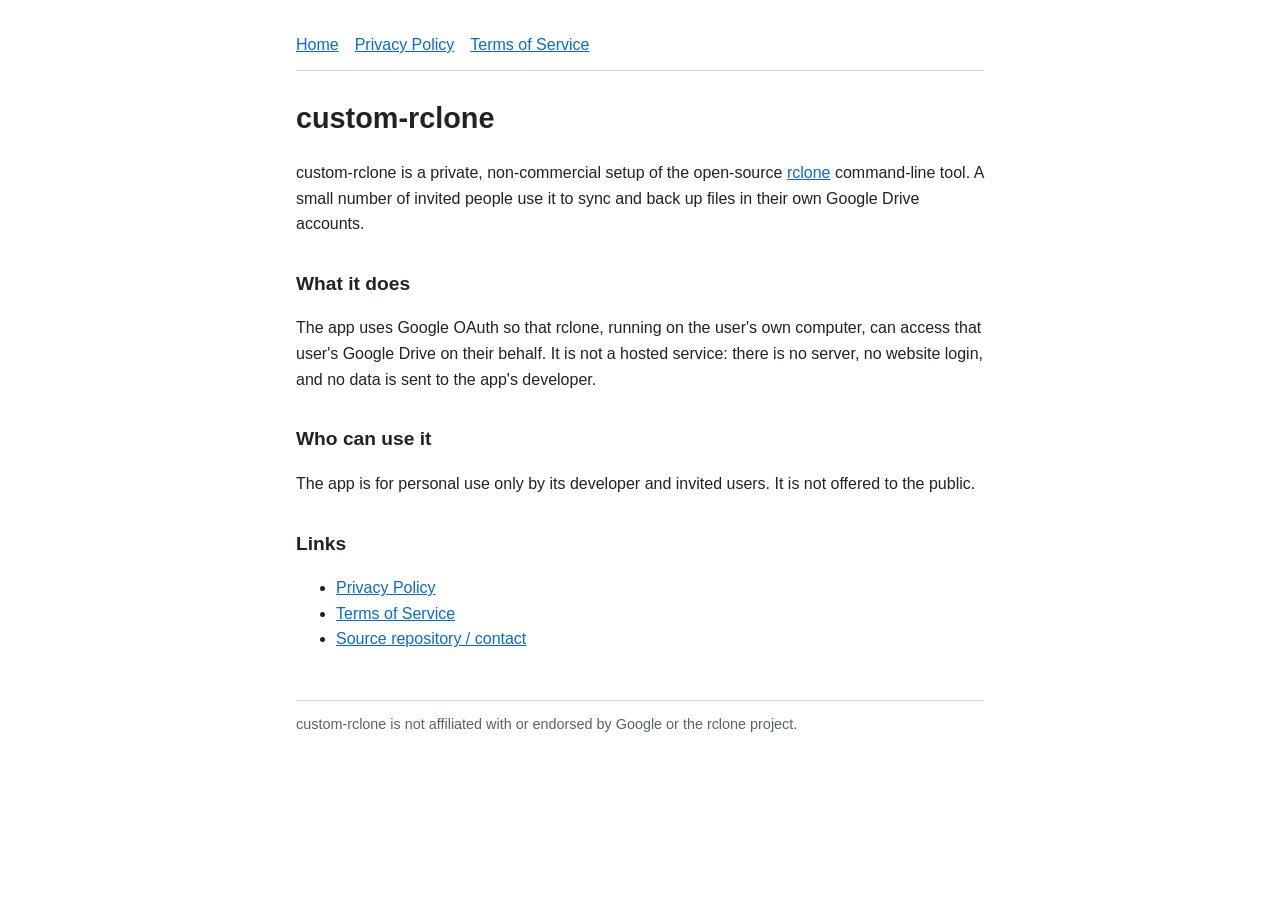
<file: docs/index.html>
<!doctype html>
<html lang="en">
<head>
<meta charset="utf-8">
<meta name="viewport" content="width=device-width, initial-scale=1">
<title>custom-rclone</title>
<link rel="stylesheet" href="style.css">
</head>
<body>
<main>
<nav><a href="./">Home</a><a href="privacy.html">Privacy Policy</a><a href="terms.html">Terms of Service</a></nav>
<h1>custom-rclone</h1>
<p>custom-rclone is a private, non-commercial setup of the open-source
<a href="https://rclone.org/">rclone</a> command-line tool. A small number of invited people
use it to sync and back up files in their own Google Drive accounts.</p>

<h2>What it does</h2>
<p>The app uses Google OAuth so that rclone, running on the user's own computer, can access
that user's Google Drive on their behalf. It is not a hosted service: there is no server,
no website login, and no data is sent to the app's developer.</p>

<h2>Who can use it</h2>
<p>The app is for personal use only by its developer and invited users. It is not offered
to the public.</p>

<h2>Links</h2>
<ul>
  <li><a href="privacy.html">Privacy Policy</a></li>
  <li><a href="terms.html">Terms of Service</a></li>
  <li><a href="https://github.com/TheSwarley/custom-rclone">Source repository / contact</a></li>
</ul>
<footer class="muted">custom-rclone is not affiliated with or endorsed by Google or the rclone project.</footer>
</main>
</body>
</html>
</file>
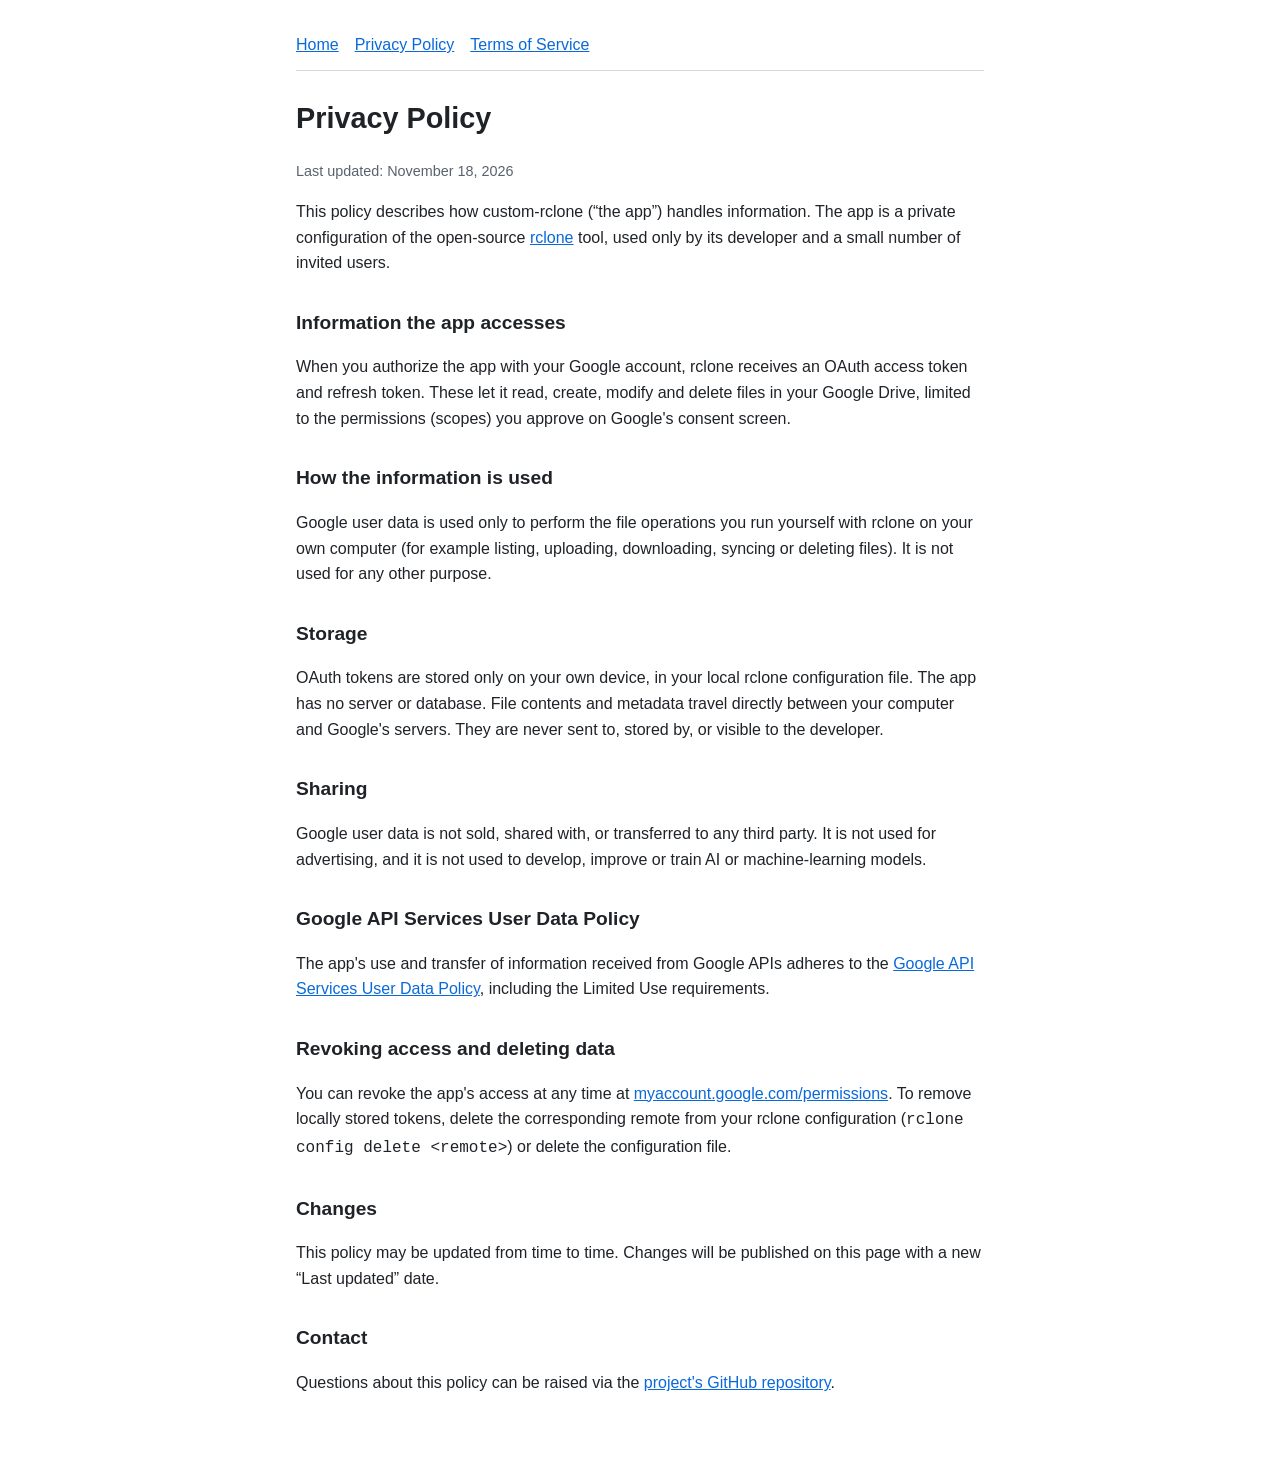
<file: docs/privacy.html>
<!doctype html>
<html lang="en">
<head>
<meta charset="utf-8">
<meta name="viewport" content="width=device-width, initial-scale=1">
<title>Privacy Policy – custom-rclone</title>
<link rel="stylesheet" href="style.css">
</head>
<body>
<main>
<nav><a href="./">Home</a><a href="privacy.html">Privacy Policy</a><a href="terms.html">Terms of Service</a></nav>
<h1>Privacy Policy</h1>
<p class="muted">Last updated: November 18, 2026</p>

<p>This policy describes how custom-rclone (“the app”) handles information. The app is a
private configuration of the open-source <a href="https://rclone.org/">rclone</a> tool,
used only by its developer and a small number of invited users.</p>

<h2>Information the app accesses</h2>
<p>When you authorize the app with your Google account, rclone receives an OAuth access token
and refresh token. These let it read, create, modify and delete files in your Google Drive,
limited to the permissions (scopes) you approve on Google's consent screen.</p>

<h2>How the information is used</h2>
<p>Google user data is used only to perform the file operations you run yourself with rclone
on your own computer (for example listing, uploading, downloading, syncing or deleting files).
It is not used for any other purpose.</p>

<h2>Storage</h2>
<p>OAuth tokens are stored only on your own device, in your local rclone configuration file.
The app has no server or database. File contents and metadata travel directly between your
computer and Google's servers. They are never sent to, stored by, or visible to the developer.</p>

<h2>Sharing</h2>
<p>Google user data is not sold, shared with, or transferred to any third party. It is not used
for advertising, and it is not used to develop, improve or train AI or machine-learning models.</p>

<h2>Google API Services User Data Policy</h2>
<p>The app's use and transfer of information received from Google APIs adheres to the
<a href="https://developers.google.com/terms/api-services-user-data-policy">Google API Services
User Data Policy</a>, including the Limited Use requirements.</p>

<h2>Revoking access and deleting data</h2>
<p>You can revoke the app's access at any time at
<a href="https://myaccount.google.com/permissions">myaccount.google.com/permissions</a>.
To remove locally stored tokens, delete the corresponding remote from your rclone
configuration (<code>rclone config delete &lt;remote&gt;</code>) or delete the configuration file.</p>

<h2>Changes</h2>
<p>This policy may be updated from time to time. Changes will be published on this page with
a new “Last updated” date.</p>

<h2>Contact</h2>
<p>Questions about this policy can be raised via the
<a href="https://github.com/TheSwarley/custom-rclone/issues">project's GitHub repository</a>.</p>
</main>
</body>
</html>
</file>
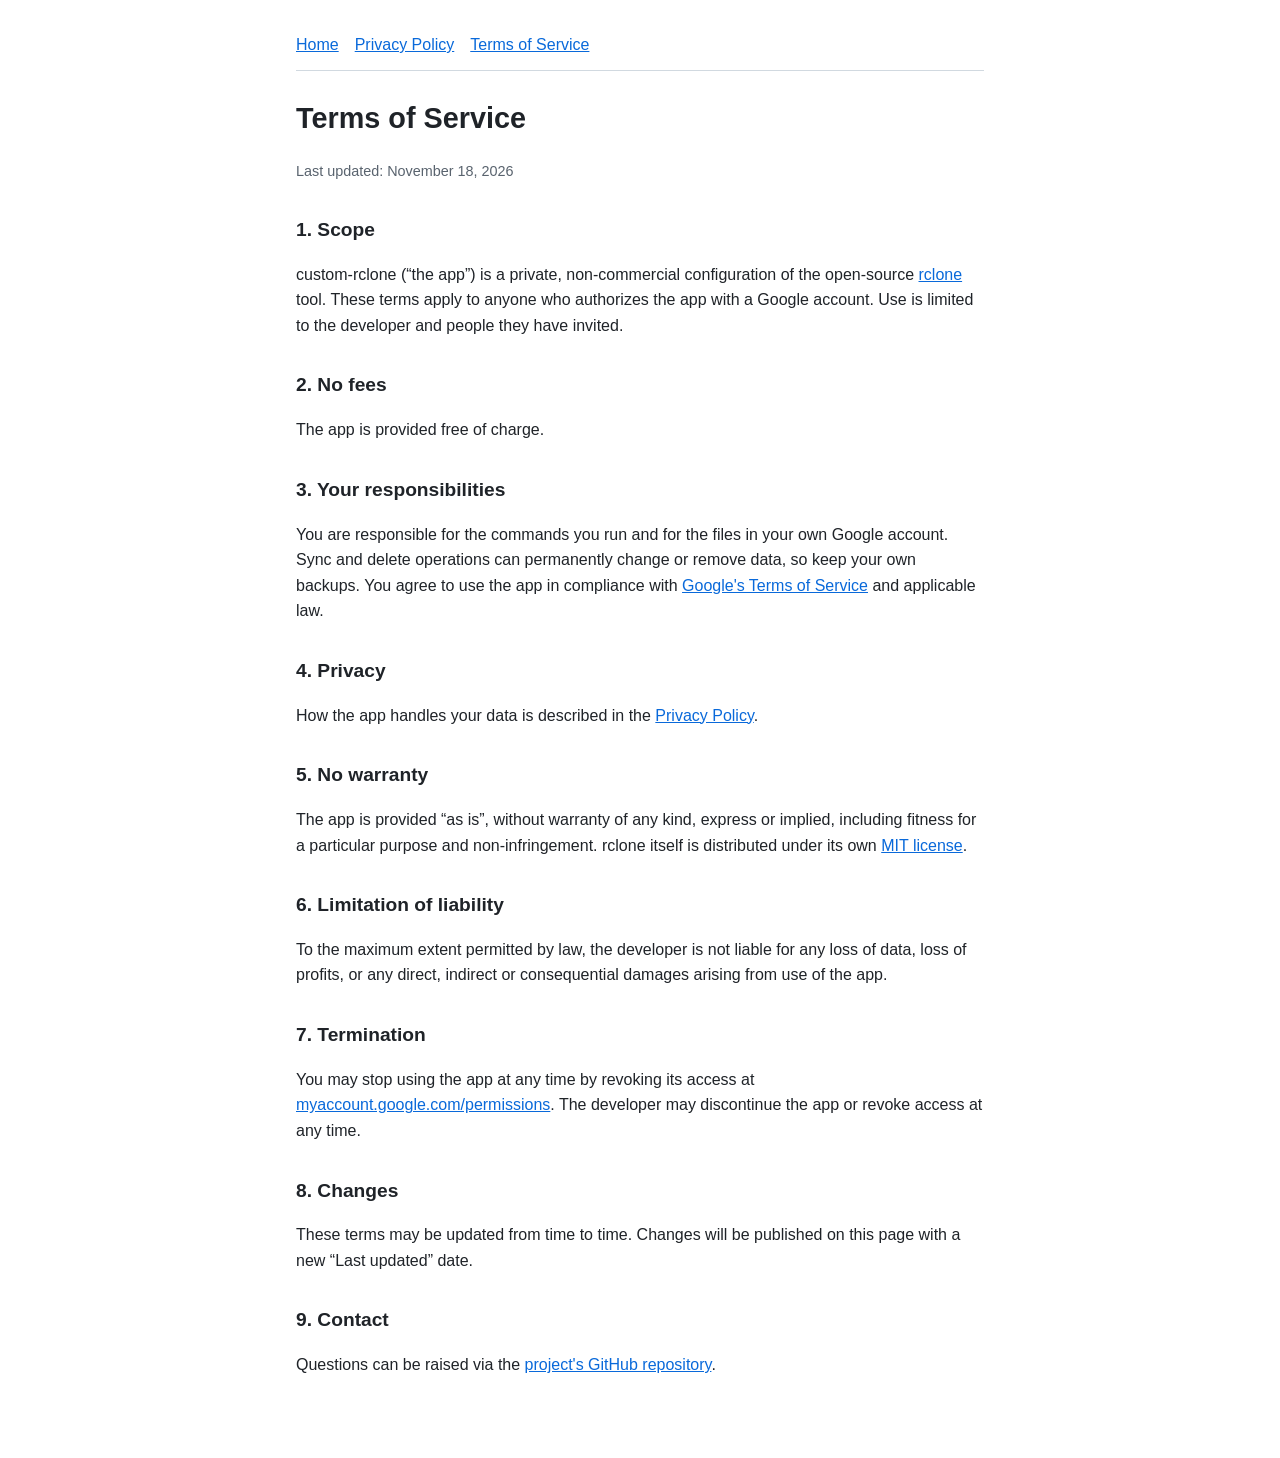
<file: docs/terms.html>
<!doctype html>
<html lang="en">
<head>
<meta charset="utf-8">
<meta name="viewport" content="width=device-width, initial-scale=1">
<title>Terms of Service – custom-rclone</title>
<link rel="stylesheet" href="style.css">
</head>
<body>
<main>
<nav><a href="./">Home</a><a href="privacy.html">Privacy Policy</a><a href="terms.html">Terms of Service</a></nav>
<h1>Terms of Service</h1>
<p class="muted">Last updated: November 18, 2026</p>

<h2>1. Scope</h2>
<p>custom-rclone (“the app”) is a private, non-commercial configuration of the open-source
<a href="https://rclone.org/">rclone</a> tool. These terms apply to anyone who authorizes the
app with a Google account. Use is limited to the developer and people they have invited.</p>

<h2>2. No fees</h2>
<p>The app is provided free of charge.</p>

<h2>3. Your responsibilities</h2>
<p>You are responsible for the commands you run and for the files in your own Google account.
Sync and delete operations can permanently change or remove data, so keep your own backups.
You agree to use the app in compliance with
<a href="https://policies.google.com/terms">Google's Terms of Service</a> and applicable law.</p>

<h2>4. Privacy</h2>
<p>How the app handles your data is described in the <a href="privacy.html">Privacy Policy</a>.</p>

<h2>5. No warranty</h2>
<p>The app is provided “as is”, without warranty of any kind, express or implied, including
fitness for a particular purpose and non-infringement. rclone itself is distributed under its own
<a href="https://github.com/rclone/rclone/blob/master/COPYING">MIT license</a>.</p>

<h2>6. Limitation of liability</h2>
<p>To the maximum extent permitted by law, the developer is not liable for any loss of data,
loss of profits, or any direct, indirect or consequential damages arising from use of the app.</p>

<h2>7. Termination</h2>
<p>You may stop using the app at any time by revoking its access at
<a href="https://myaccount.google.com/permissions">myaccount.google.com/permissions</a>.
The developer may discontinue the app or revoke access at any time.</p>

<h2>8. Changes</h2>
<p>These terms may be updated from time to time. Changes will be published on this page with
a new “Last updated” date.</p>

<h2>9. Contact</h2>
<p>Questions can be raised via the
<a href="https://github.com/TheSwarley/custom-rclone/issues">project's GitHub repository</a>.</p>
</main>
</body>
</html>
</file>
<file: docs/style.css>
:root { --bg:#fff; --fg:#1f2328; --muted:#59636e; --link:#0969da; --border:#d1d9e0; }
@media (prefers-color-scheme: dark) {
  :root { --bg:#0d1117; --fg:#e6edf3; --muted:#9198a1; --link:#4493f8; --border:#3d444d; }
}
* { box-sizing: border-box; }
body { margin:0; background:var(--bg); color:var(--fg);
  font:16px/1.6 -apple-system, BlinkMacSystemFont, "Segoe UI", Helvetica, Arial, sans-serif; }
main { max-width: 720px; margin: 0 auto; padding: 32px 16px 64px; }
h1 { font-size: 1.8rem; margin-top: 0; }
h2 { font-size: 1.2rem; margin-top: 2rem; }
a { color: var(--link); }
nav { border-bottom: 1px solid var(--border); padding-bottom: 12px; margin-bottom: 24px; }
nav a { margin-right: 16px; }
.muted { color: var(--muted); font-size: .9rem; }
footer { margin-top: 48px; border-top: 1px solid var(--border); padding-top: 12px; }
</file>
